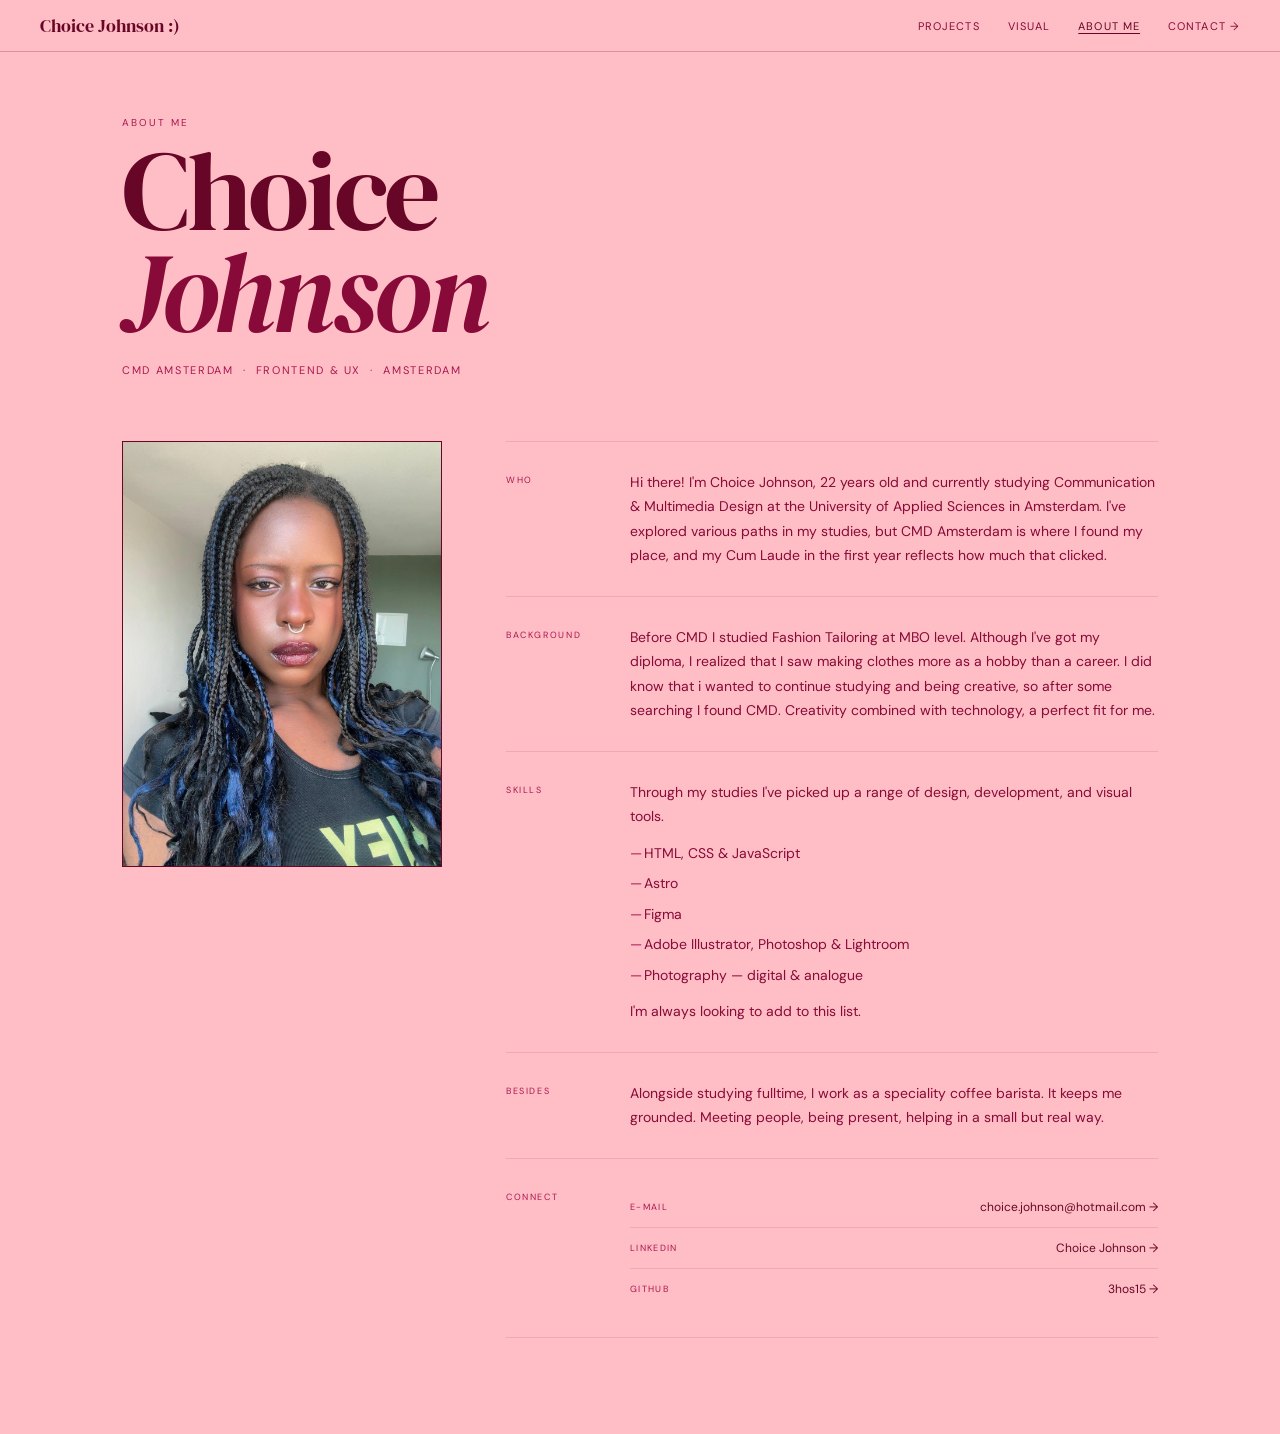
<file: aboutme.html>
<!DOCTYPE html>
<html lang="en">
<head>
  <meta charset="UTF-8">
  <meta name="viewport" content="width=device-width, initial-scale=1.0">
  <title>Choice Johnson — About</title>
  <link rel="preconnect" href="https://fonts.googleapis.com">
  <link rel="preconnect" href="https://fonts.gstatic.com" crossorigin>
  <link href="https://fonts.googleapis.com/css2?family=DM+Serif+Display:ital@0;1&family=DM+Sans:wght@300;400;500&display=swap" rel="stylesheet">
  <link rel="stylesheet" href="styles/about.css">
  <link rel="stylesheet" href="styles/global.css">
  <link rel="icon" type="image/png" href="images/starcj.png">
</head>
<body>
  <input type="checkbox" id="nav-toggle" hidden>

  <nav id="nav">
    <a class="nav-logo" href="index.html">Choice Johnson :)</a>
    <div id="nav-links">
      <a class="nav-link" href="subjects.html">Projects</a>
      <a class="nav-link" href="visual.html">Visual</a>
      <a class="nav-link nav-link--active" href="aboutme.html">About me</a>
      <a class="nav-link" href="contact.html">Contact →</a>
    </div>
    <label for="nav-toggle" id="nav-hamburger" aria-label="Toggle menu"></label>
  </nav>

  <div id="nav-mobile">
    <a class="nav-mobile-link" href="subjects.html">Projects</a>
    <a class="nav-mobile-link" href="visual.html">Visual</a>
    <a class="nav-mobile-link" href="aboutme.html">About me</a>
    <a class="nav-mobile-link" href="contact.html">Contact →</a>
  </div>

  <main id="about">

    <div id="about-intro">
      <div id="about-label">About me</div>
      <h1 id="about-name">Choice<br><em>Johnson</em></h1>
      <p id="about-tag">CMD Amsterdam &nbsp;·&nbsp; Frontend & UX &nbsp;·&nbsp; Amsterdam</p>
    </div>

    <div id="about-grid">

      <div id="about-image-wrap">
        <div id="about-image">
          <img src="images/choicejohnson.jpeg" alt="Photo of Choice Johnson">
        </div>
      </div>

      <div id="about-content">

        <section class="about-block">
          <span class="about-block-label">Who</span>
          <p class="about-block-text">Hi there! I'm Choice Johnson, 22 years old and currently studying Communication & Multimedia Design at the University of Applied Sciences in Amsterdam. I've explored various paths in my studies, but CMD Amsterdam is where I found my place, and my Cum Laude in the first year reflects how much that clicked.</p>
        </section>

        <section class="about-block">
          <span class="about-block-label">Background</span>
          <p class="about-block-text"> Before CMD I studied Fashion Tailoring at MBO level. Although I've got my diploma, I realized that I saw making clothes more as a hobby than a career. I did know that i wanted to continue studying and being creative, so after some searching I found CMD. Creativity combined with technology, a perfect fit for me. </p>

          
        </section>

        <section class="about-block">
          <span class="about-block-label">Skills</span>
          <div class="about-block-skills">
            <p class="about-block-text">Through my studies I've picked up a range of design, development, and visual tools.</p>
            <ul class="about-skills-list">
              <li>HTML, CSS &amp; JavaScript</li>
              <li>Astro</li>
              <li>Figma</li>
              <li>Adobe Illustrator, Photoshop &amp; Lightroom</li>
              <li>Photography — digital &amp; analogue</li>
            </ul>
            <p class="about-block-text">I'm always looking to add to this list.</p>
          </div>
        </section>

        <section class="about-block">
          <span class="about-block-label">Besides</span>
          <p class="about-block-text">Alongside studying fulltime, I work as a speciality coffee barista. It keeps me grounded. Meeting people, being present, helping in a small but real way.</p>
        </section>

        <section class="about-block">
          <span class="about-block-label">Connect</span>
          <div class="about-links">
            <a class="about-link" href="mailto:choice.johnson@hotmail.com">
              <span class="about-link-label">E-mail</span>
              <span class="about-link-value">choice.johnson@hotmail.com →</span>
            </a>
            <a class="about-link" href="https://www.linkedin.com/in/choice-johnson-191104305/" target="_blank" rel="noopener">
              <span class="about-link-label">LinkedIn</span>
              <span class="about-link-value">Choice Johnson →</span>
            </a>
            <a class="about-link" href="https://github.com/3hos15" target="_blank" rel="noopener">
              <span class="about-link-label">GitHub</span>
              <span class="about-link-value">3hos15 →</span>
            </a>
          </div>
        </section>
      </div>
    </div>

  </main>

  <script src="script/palette.js"></script>
</body>
</html>
</file>
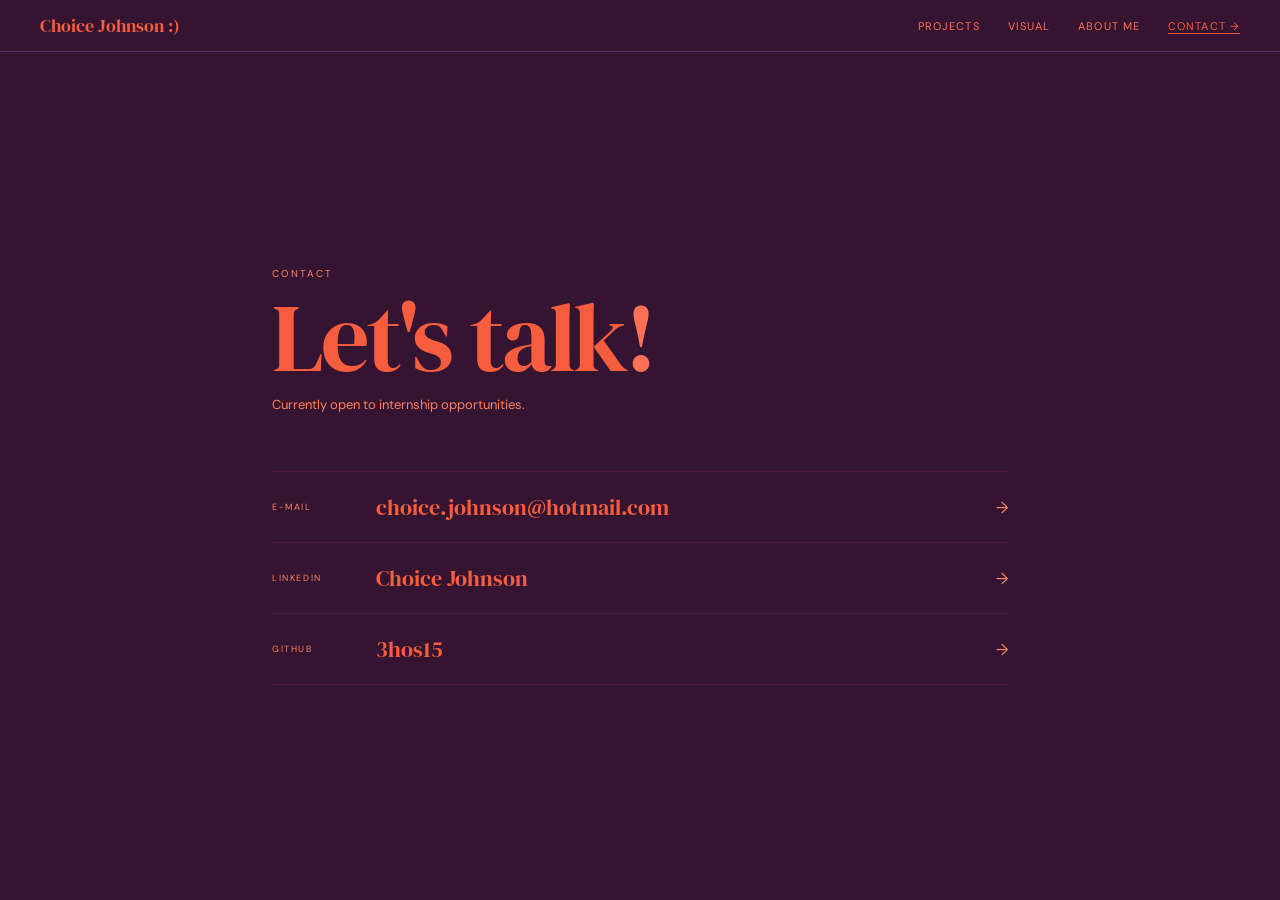
<file: contact.html>
<!DOCTYPE html>
<html lang="en">
<head>
  <meta charset="UTF-8">
  <meta name="viewport" content="width=device-width, initial-scale=1.0">
  <title>Choice Johnson — Contact</title>
  <link rel="preconnect" href="https://fonts.googleapis.com">
  <link rel="preconnect" href="https://fonts.gstatic.com" crossorigin>
  <link href="https://fonts.googleapis.com/css2?family=DM+Serif+Display:ital@0;1&family=DM+Sans:wght@300;400;500&display=swap" rel="stylesheet">
  <link rel="stylesheet" href="styles/contact.css">
  <link rel="stylesheet" href="styles/global.css">
  <link rel="icon" type="image/png" href="images/starcj.png">
</head>
<body>
  <input type="checkbox" id="nav-toggle" hidden>

  <nav id="nav">
    <a class="nav-logo" href="index.html">Choice Johnson :)</a>
    <div id="nav-links">
      <a class="nav-link" href="subjects.html">Projects</a>
      <a class="nav-link" href="visual.html">Visual</a>
      <a class="nav-link" href="aboutme.html">About me</a>
      <a class="nav-link nav-link--active" href="contact.html">Contact →</a>
    </div>
    <label for="nav-toggle" id="nav-hamburger" aria-label="Toggle menu"></label>
  </nav>

  <div id="nav-mobile">
    <a class="nav-mobile-link" href="subjects.html">Projects</a>
    <a class="nav-mobile-link" href="visual.html">Visual</a>
    <a class="nav-mobile-link" href="aboutme.html">About me</a>
    <a class="nav-mobile-link" href="contact.html">Contact →</a>
  </div>

  <main id="contact">

    <div id="contact-intro">
      <p id="contact-label">Contact</p>
      <h1 id="contact-heading">Let's talk<em>!</em></h1>
      <p id="contact-sub">Currently open to internship opportunities.</p>
    </div>

    <div id="contact-links">
      <a class="contact-link" href="mailto:choice.johnson@hotmail.com">
        <span class="contact-link-label">E-mail</span>
        <span class="contact-link-value">choice.johnson@hotmail.com</span>
        <span class="contact-link-arrow">→</span>
      </a>
      <a class="contact-link" href="https://www.linkedin.com/in/choice-johnson-191104305/" target="_blank" rel="noopener">
        <span class="contact-link-label">LinkedIn</span>
        <span class="contact-link-value">Choice Johnson</span>
        <span class="contact-link-arrow">→</span>
      </a>
      <a class="contact-link" href="https://github.com/3hos15" target="_blank" rel="noopener">
        <span class="contact-link-label">GitHub</span>
        <span class="contact-link-value">3hos15</span>
        <span class="contact-link-arrow">→</span>
      </a>
    </div>

  </main>

  <script src="script/palette.js"></script>
</body>
</html>
</file>
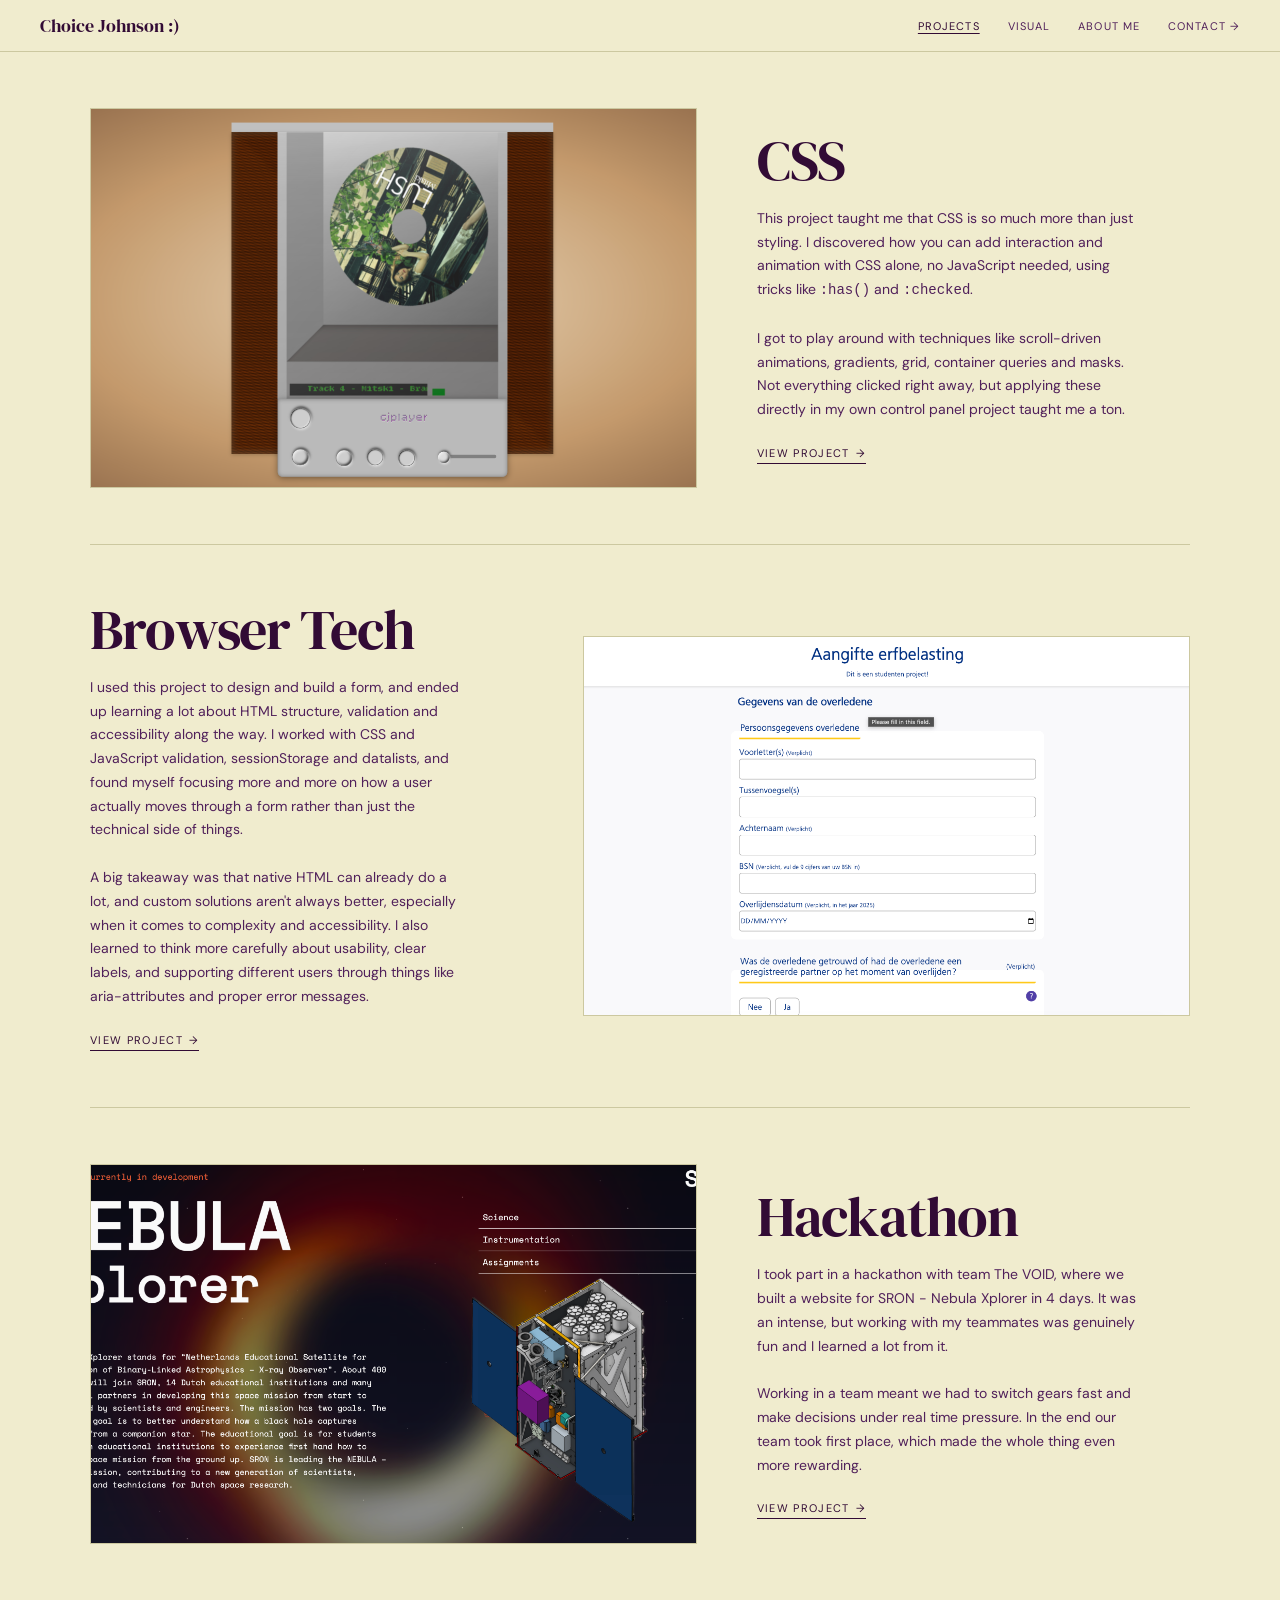
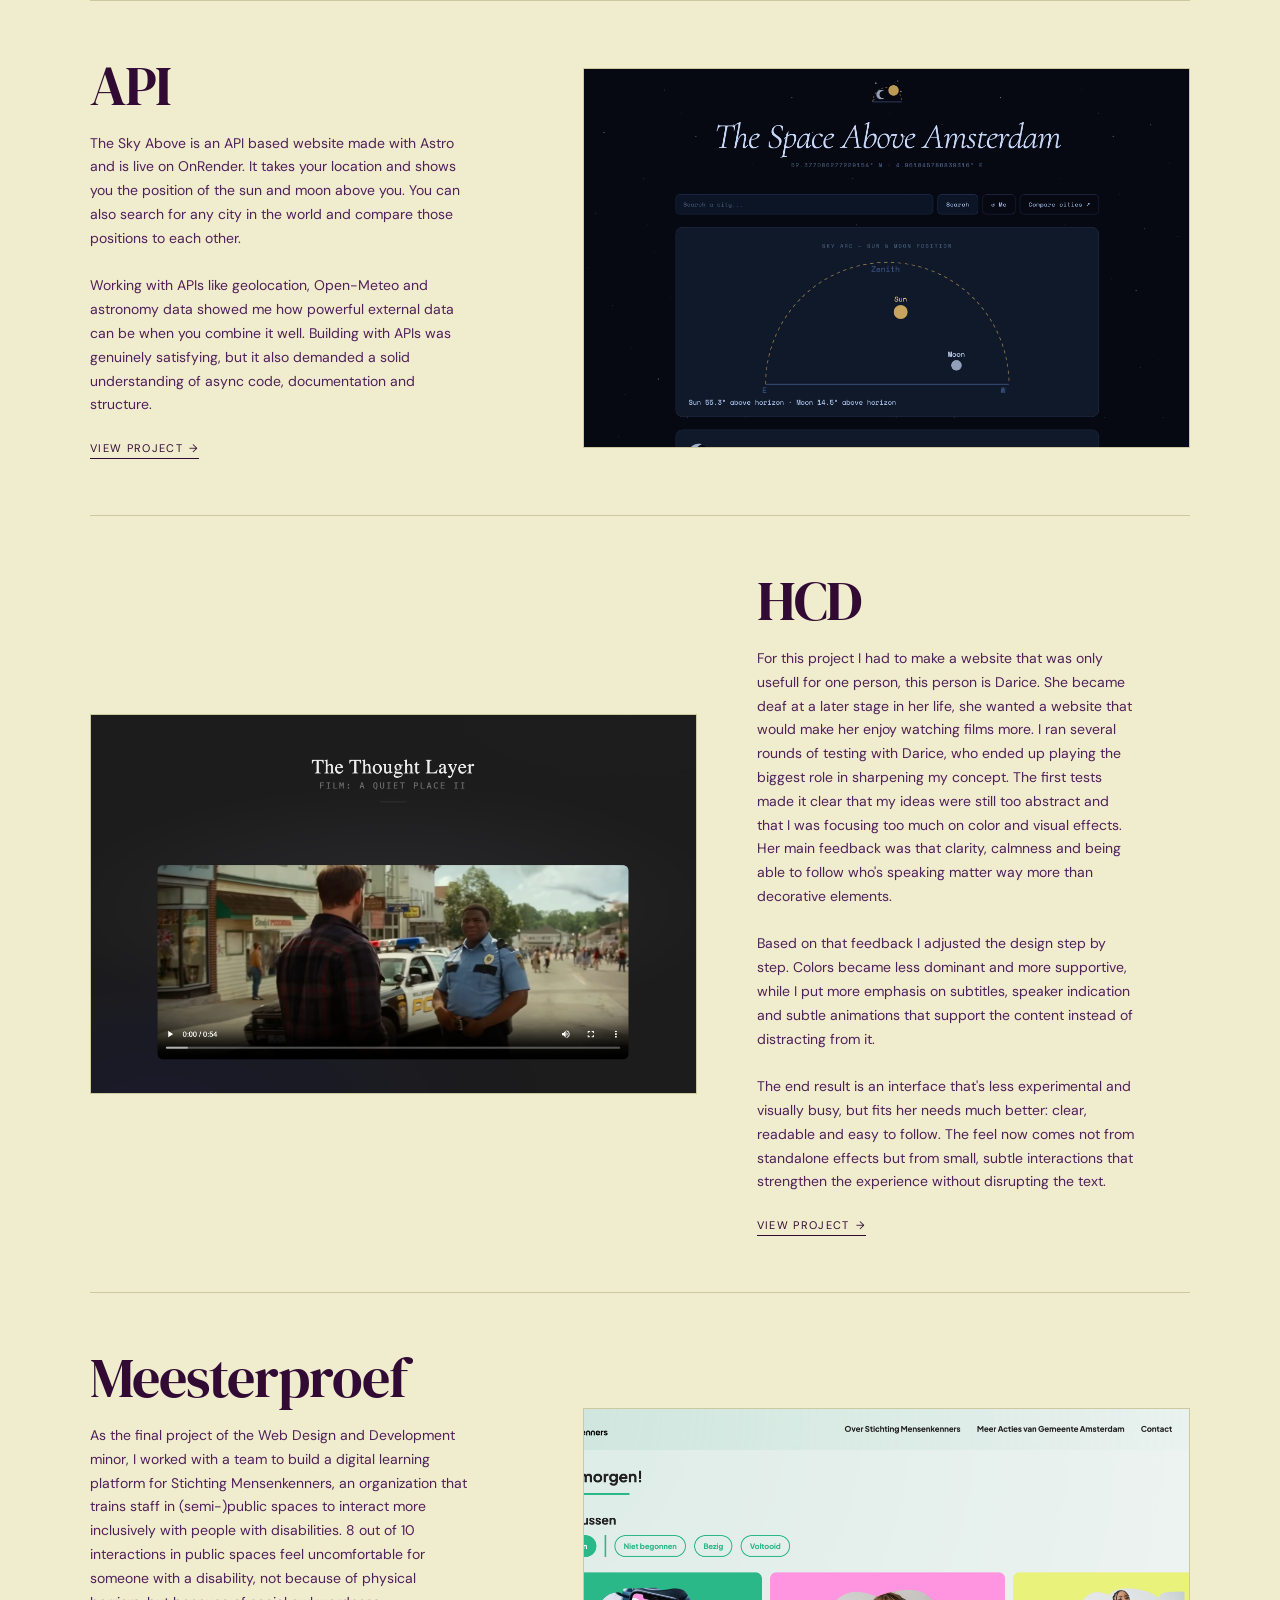
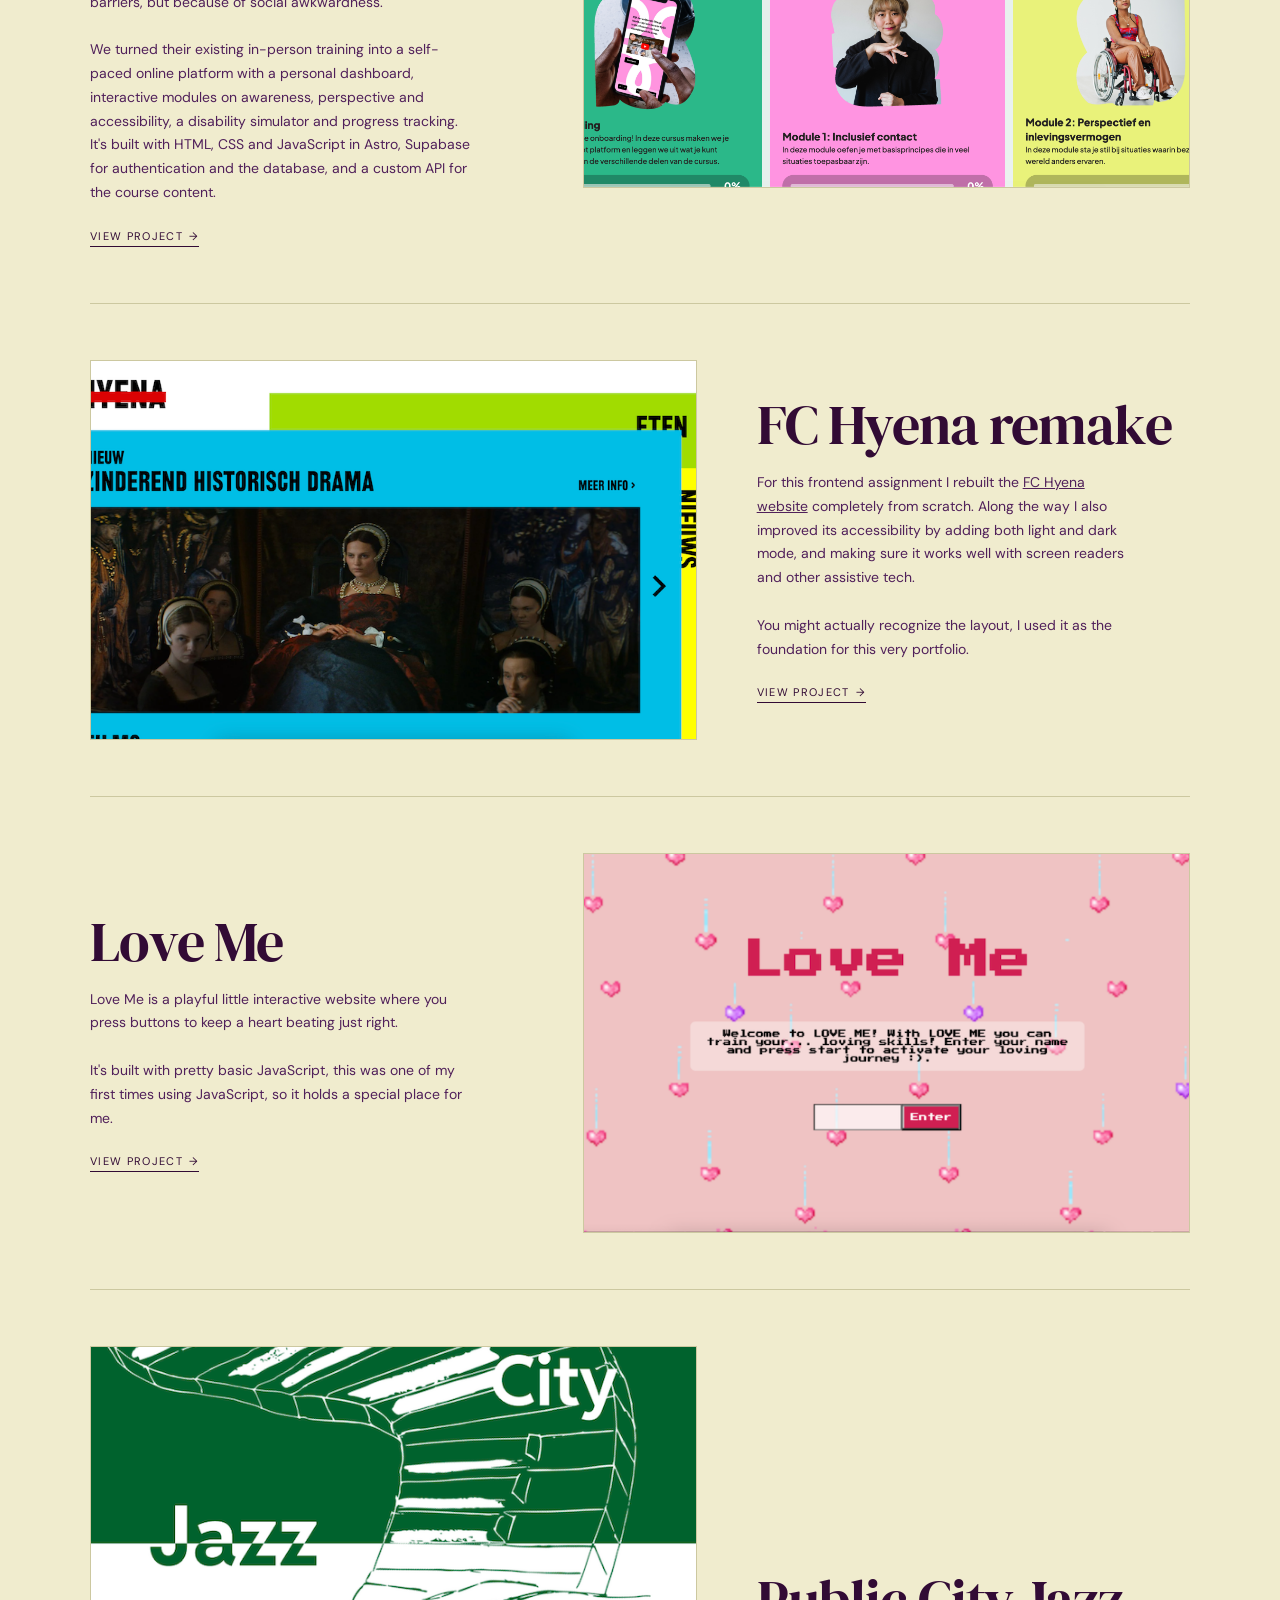
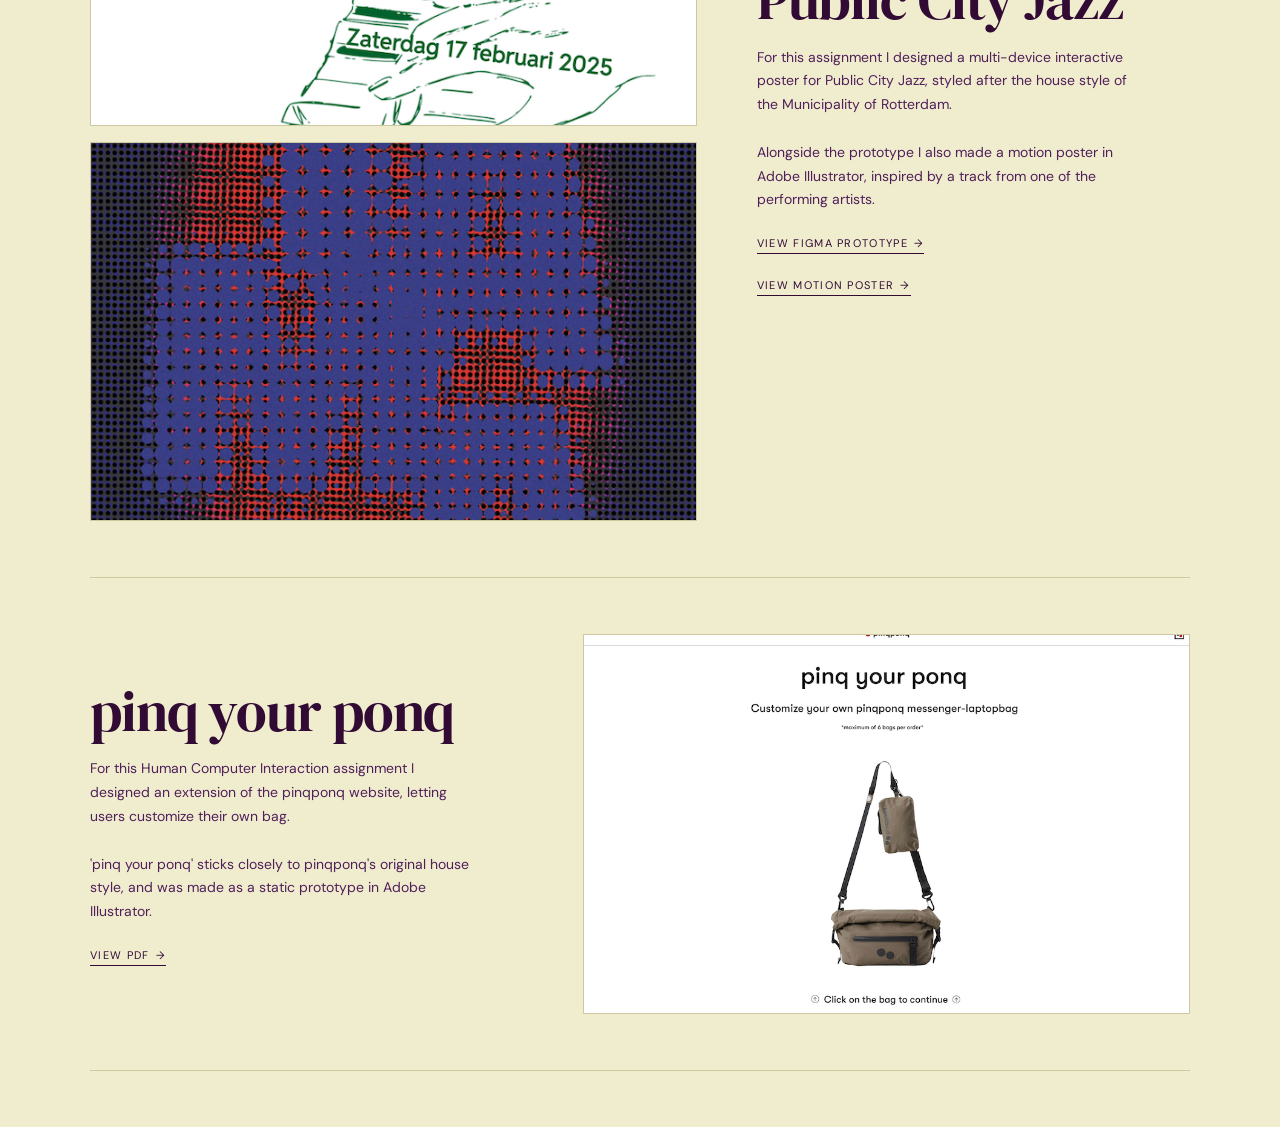
<file: subjects.html>
<!DOCTYPE html>
<html lang="en">
<head>
  <meta charset="UTF-8">
  <meta name="viewport" content="width=device-width, initial-scale=1.0">
  <title>Choice Johnson Projects</title>
  <link rel="preconnect" href="https://fonts.googleapis.com">
  <link rel="preconnect" href="https://fonts.gstatic.com" crossorigin>
  <link href="https://fonts.googleapis.com/css2?family=DM+Serif+Display:ital@0;1&family=DM+Sans:wght@300;400;500&display=swap" rel="stylesheet">
  <link rel="stylesheet" href="styles/subject.css">
  <link rel="stylesheet" href="styles/global.css">
  <link rel="icon" type="image/png" href="images/starcj.png">

</head>
<body>

  <input type="checkbox" id="nav-toggle" hidden>

  <nav id="nav">
    <a class="nav-logo" href="index.html">Choice Johnson :)</a>
    <div id="nav-links">
      <a class="nav-link" href="subjects.html">Projects</a>
      <a class="nav-link" href="visual.html">Visual</a>
      <a class="nav-link" href="aboutme.html">About me</a>
      <a class="nav-link" href="contact.html">Contact →</a>
    </div>
    <label for="nav-toggle" id="nav-hamburger" aria-label="Toggle menu"></label>
  </nav>

  <div id="nav-mobile">
    <a class="nav-mobile-link" href="subjects.html">Projects</a>
    <a class="nav-mobile-link" href="visual.html">Visual</a>
    <a class="nav-mobile-link" href="aboutme.html">About me</a>
    <a class="nav-mobile-link" href="contact.html">Contact →</a>
  </div>


  <main id="subjects">

    <section class="subject subject--flip" id="css">
      <div class="subject-inner">
        <div class="subject-text reveal">
          <h2 class="subject-title">CSS</h2>
          <p class="subject-desc">
            This project taught me that CSS is so much more than just styling. I discovered how you can add interaction and animation with CSS alone, no JavaScript needed, using tricks like <code>:has()</code> and <code>:checked</code>. <br> <br>

            I got to play around with techniques like scroll-driven animations, gradients, grid, container queries and masks. Not everything clicked right away, but applying these directly in my own control panel project taught me a ton.
          </p>
          <a class="subject-link" href="https://3hos15.github.io/css-wdd/" target="_blank" rel="noopener">
            View project <span class="link-arrow">→</span>
          </a>
        </div>
        <div class="subject-image reveal">
          <a href="https://3hos15.github.io/css-wdd/" target="_blank" rel="noopener">
            <img src="images/css.png" alt="Screenshot of CSS project">
          </a>
        </div>
      </div>
    </section>

    <section class="subject" id="bt">
      <div class="subject-inner">
        <div class="subject-text reveal">
          <h2 class="subject-title">Browser Tech</h2>
          <p class="subject-desc">
            I used this project to design and build a form, and ended up learning a lot about HTML structure, validation and accessibility along the way. I worked with CSS and JavaScript validation, sessionStorage and datalists, and found myself focusing more and more on how a user actually moves through a form rather than just the technical side of things. <br><br>

            A big takeaway was that native HTML can already do a lot, and custom solutions aren't always better, especially when it comes to complexity and accessibility. I also learned to think more carefully about usability, clear labels, and supporting different users through things like aria-attributes and proper error messages.
          </p>
          <a class="subject-link" href="https://3hos15.github.io/browsertech/" target="_blank" rel="noopener">
            View project <span class="link-arrow">→</span>
          </a>
        </div>
        <div class="subject-image reveal">
          <a href="https://3hos15.github.io/browsertech/" target="_blank" rel="noopener">
            <img src="images/bt.png" alt="Screenshot of BT project">
          </a>
        </div>
      </div>
    </section>

    <section class="subject subject--flip" id="hackathon">
      <div class="subject-inner">
        <div class="subject-text reveal">
          <h2 class="subject-title">Hackathon</h2>
          <p class="subject-desc">
            I took part in a hackathon with team The VOID, where we built a website for SRON - Nebula Xplorer in 4 days. It was an intense, but working with my teammates was genuinely fun and I learned a lot from it. <br><br>

            Working in a team meant we had to switch gears fast and make decisions under real time pressure. In the end our team took first place, which made the whole thing even more rewarding.
          </p>
          <a class="subject-link" href="https://alishasoedamah.github.io/hackaton/" target="_blank" rel="noopener">
            View project <span class="link-arrow">→</span>
          </a>
        </div>
        <div class="subject-image reveal">
          <a href="https://alishasoedamah.github.io/hackaton/" target="_blank" rel="noopener">
            <img src="images/hackathon.png" alt="Screenshot of Hackathon project">
          </a>
        </div>
      </div>
    </section>

    <section class="subject" id="api">
      <div class="subject-inner">
        <div class="subject-text reveal">
          <h2 class="subject-title">API</h2>
          <p class="subject-desc">
            The Sky Above is an API based website made with Astro and is live on OnRender. It takes your location and shows you the position of the sun and moon above you. You can also search for any city in the world and compare those positions to each other. <br><br>
           Working with APIs like geolocation, Open-Meteo and astronomy data showed me how powerful external data can be when you combine it well. Building with APIs was genuinely satisfying, but it also demanded a solid understanding of async code, documentation and structure. 
          </p>
          <a class="subject-link" href="https://space-above.onrender.com" target="_blank" rel="noopener">
            View project <span class="link-arrow">→</span>
          </a>
        </div>
        <div class="subject-image reveal">
          <a href="https://space-above.onrender.com" target="_blank" rel="noopener">
            <img src="images/api.png" alt="Screenshot of API project">
          </a>
        </div>
      </div>
    </section>

    <section class="subject subject--flip" id="hcd">
      <div class="subject-inner">
        <div class="subject-text reveal">
          <h2 class="subject-title">HCD</h2>
          <p class="subject-desc">
            For this project I had to make a website that was only usefull for one person, this person is Darice. She became deaf at a later stage in her life, she wanted a website that would make her enjoy watching films more. I ran several rounds of testing with Darice, who ended up playing the biggest role in sharpening my concept. The first tests made it clear that my ideas were still too abstract and that I was focusing too much on color and visual effects. Her main feedback was that clarity, calmness and being able to follow who's speaking matter way more than decorative elements. <br><br>

            Based on that feedback I adjusted the design step by step. Colors became less dominant and more supportive, while I put more emphasis on subtitles, speaker indication and subtle animations that support the content instead of distracting from it. <br><br>

            The end result is an interface that's less experimental and visually busy, but fits her needs much better: clear, readable and easy to follow. The feel now comes not from standalone effects but from small, subtle interactions that strengthen the experience without disrupting the text.
          </p>
          <a class="subject-link" href="https://3hos15.github.io/wdd-hcd/" target="_blank" rel="noopener">
            View project <span class="link-arrow">→</span>
          </a>
        </div>
        <div class="subject-image reveal">
          <a href="https://3hos15.github.io/wdd-hcd/" target="_blank" rel="noopener">
            <img src="images/hcd.png" alt="Screenshot of HCD project">
          </a>
        </div>
      </div>
    </section>

        <section class="subject" id="meesterproef">
      <div class="subject-inner">
        <div class="subject-text reveal">
          <h2 class="subject-title">Meesterproef</h2>
          <p class="subject-desc">
            As the final project of the Web Design and Development minor, I worked with a team to build a digital learning platform for Stichting Mensenkenners, an organization that trains staff in (semi-)public spaces to interact more inclusively with people with disabilities. 8 out of 10 interactions in public spaces feel uncomfortable for someone with a disability, not because of physical barriers, but because of social awkwardness. <br><br>

            We turned their existing in-person training into a self-paced online platform with a personal dashboard, interactive modules on awareness, perspective and accessibility, a disability simulator and progress tracking. It's built with HTML, CSS and JavaScript in Astro, Supabase for authentication and the database, and a custom API for the course content.
          </p>
          <a class="subject-link" href="https://github.com/Haddoun1/vlekkeloos-meesterproef" target="_blank" rel="noopener">
            View project <span class="link-arrow">→</span>
          </a>
        </div>
        <div class="subject-image reveal">
          <a href="https://vlekkeloos-meesterproef.onrender.com/" target="_blank" rel="noopener">
            <img src="images/meesterproef.png" alt="Screenshot of Meesterproef project">
          </a>
        </div>
      </div>
    </section>

    <section class="subject subject--flip" id="fchyena">
      <div class="subject-inner">
        <div class="subject-text reveal">
          <h2 class="subject-title">FC Hyena remake</h2>
          <p class="subject-desc">
            For this frontend assignment I rebuilt the <a class="fchyena-link" href="https://fchyena.nl/" target="_blank" rel="noopener">FC Hyena website</a> completely from scratch. Along the way I also improved its accessibility by adding both light and dark mode, and making sure it works well with screen readers and other assistive tech. <br><br>

            You might actually recognize the layout, I used it as the foundation for this very portfolio.
          </p>
          <a class="subject-link" href="https://3hos15.github.io/fchyena/" target="_blank" rel="noopener">
            View project <span class="link-arrow">→</span>
          </a>
        </div>
        <div class="subject-image reveal">
          <a href="https://3hos15.github.io/fchyena/" target="_blank" rel="noopener">
            <img src="images/fchyena.png" alt="Screenshot of FC Hyena remake website">
          </a>
        </div>
      </div>
    </section>

    <section class="subject" id="loveme">
      <div class="subject-inner">
        <div class="subject-text reveal">
          <h2 class="subject-title">Love Me</h2>
          <p class="subject-desc">
            Love Me is a playful little interactive website where you press buttons to keep a heart beating just right. <br><br>

            It's built with pretty basic JavaScript, this was one of my first times using JavaScript, so it holds a special place for me.
          </p>
          <a class="subject-link" href="https://3hos15.github.io/loveme/" target="_blank" rel="noopener">
            View project <span class="link-arrow">→</span>
          </a>
        </div>
        <div class="subject-image reveal">
          <a href="https://3hos15.github.io/loveme/" target="_blank" rel="noopener">
            <img src="images/loveme.png" alt="Love Me website screenshot">
          </a>
        </div>
      </div>
    </section>

    <section class="subject subject--flip" id="pcj">
      <div class="subject-inner">
        <div class="subject-text reveal">
          <h2 class="subject-title">Public City Jazz</h2>
          <p class="subject-desc">
            For this assignment I designed a multi-device interactive poster for Public City Jazz, styled after the house style of the Municipality of Rotterdam. <br><br>

            Alongside the prototype I also made a motion poster in Adobe Illustrator, inspired by a track from one of the performing artists.
          </p>
          <a class="subject-link" href="https://www.figma.com/design/15cP1gailok98Ez4AQsPTw/Public-City-Jazz?node-id=0-1&t=fm1t9fZKSFxLtEQC-1" target="_blank" rel="noopener">
            View Figma prototype <span class="link-arrow">→</span>
          </a>
          <a class="subject-link" href="https://youtube.com/shorts/_RTE9Ctt_pE?feature=share" target="_blank" rel="noopener">
            View motion poster <span class="link-arrow">→</span>
          </a>
        </div>
        <div class="subject-image reveal">
          <a href="https://www.figma.com/design/15cP1gailok98Ez4AQsPTw/Public-City-Jazz?node-id=0-1&t=8rlyrX6Bg1FUesWt-1" target="_blank" rel="noopener">
            <img src="images/pcjfigma.png" alt="Public City Jazz Figma prototype">
          </a>
          <a href="https://youtube.com/shorts/_RTE9Ctt_pE?feature=share" target="_blank" rel="noopener">
            <img src="images/pcjposter.png" alt="Public City Jazz motion poster">
          </a>
        </div>
      </div>
    </section>

    <section class="subject" id="pinqponq">
      <div class="subject-inner">
        <div class="subject-text reveal">
          <h2 class="subject-title">pinq your ponq</h2>
          <p class="subject-desc">
            For this Human Computer Interaction assignment I designed an extension of the pinqponq website, letting users customize their own bag. <br><br>

            'pinq your ponq' sticks closely to pinqponq's original house style, and was made as a static prototype in Adobe Illustrator.
          </p>
          <a class="subject-link" href="pdfs/pinqypurponq.pdf" target="_blank" rel="noopener">
            View PDF <span class="link-arrow">→</span>
          </a>
        </div>
        <div class="subject-image reveal">
          <a href="pdfs/pinqypurponq.pdf" target="_blank" rel="noopener">
            <img src="images/pinqyourponqhci.png" alt="Pinq your Ponq prototype screenshot">
          </a>
        </div>
      </div>
    </section>

  </main>
  <script src="script/palette.js"></script>

</body>
</html>
</file>
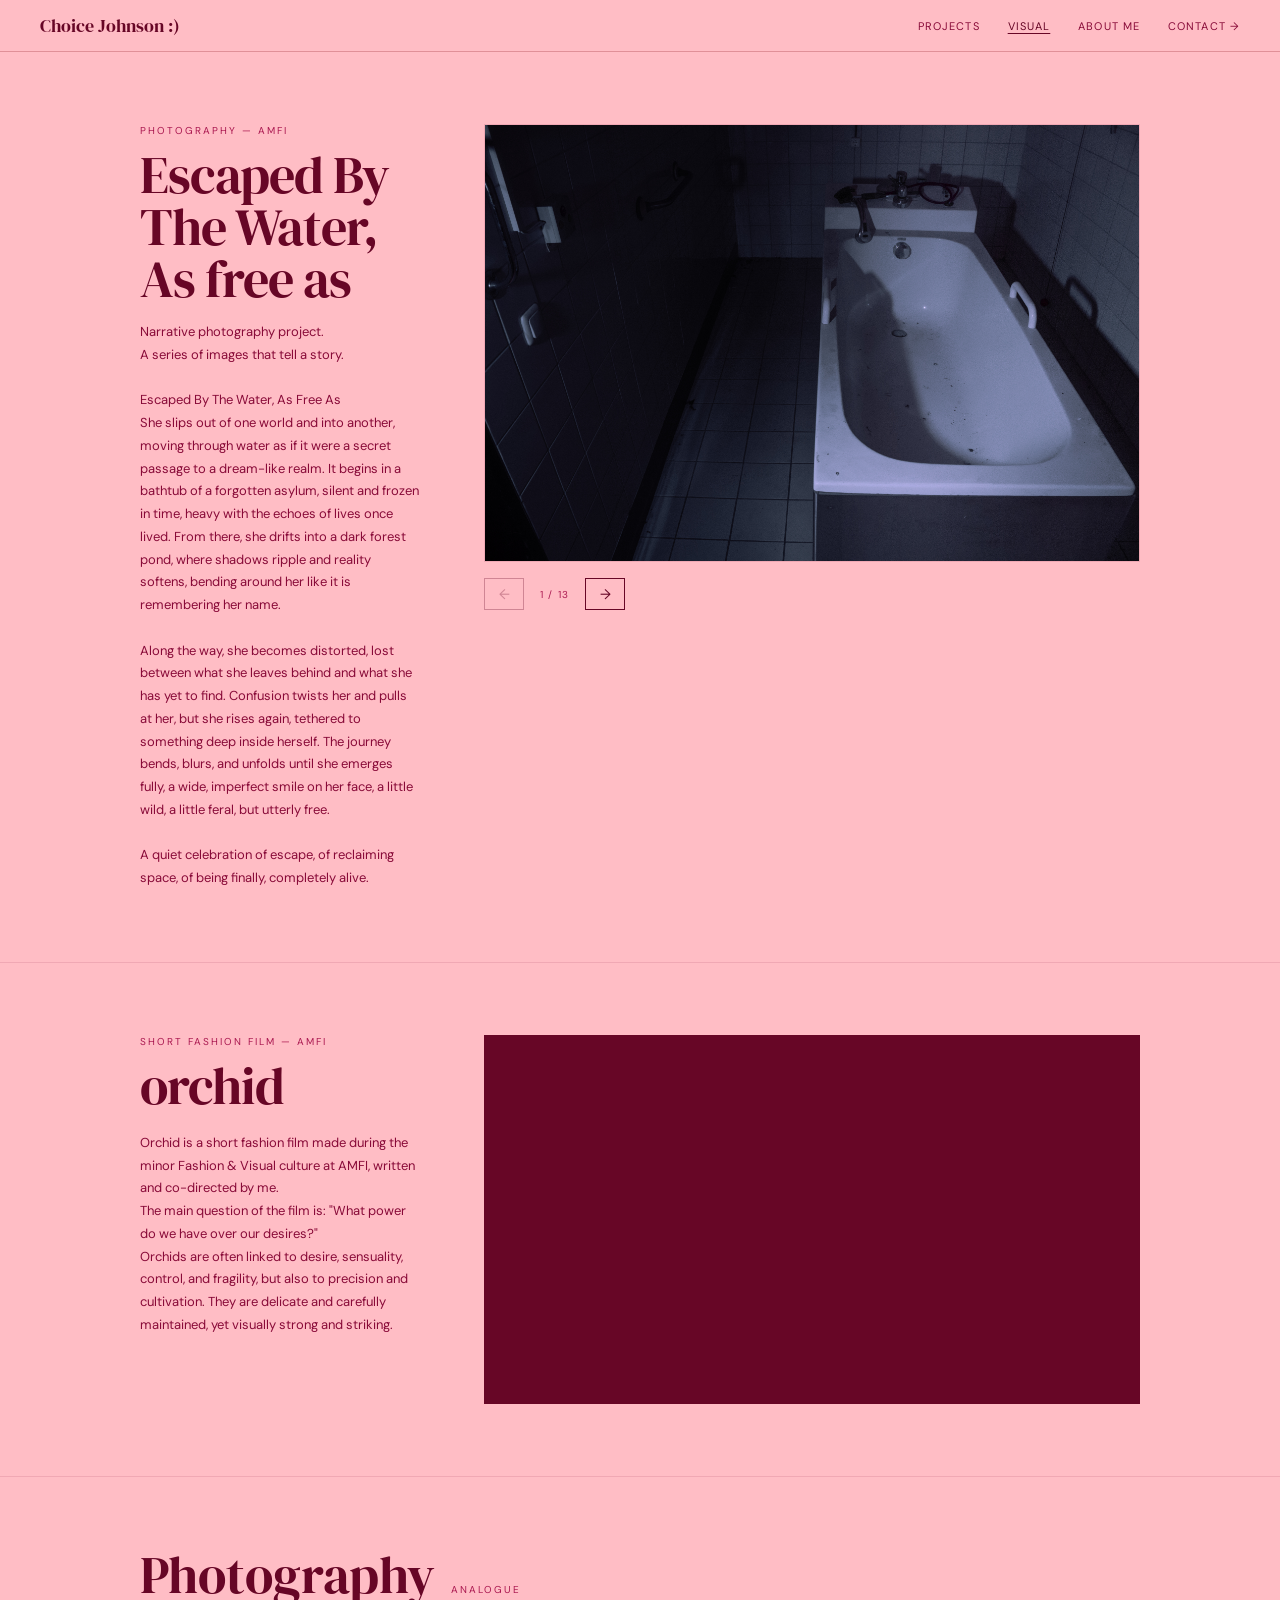
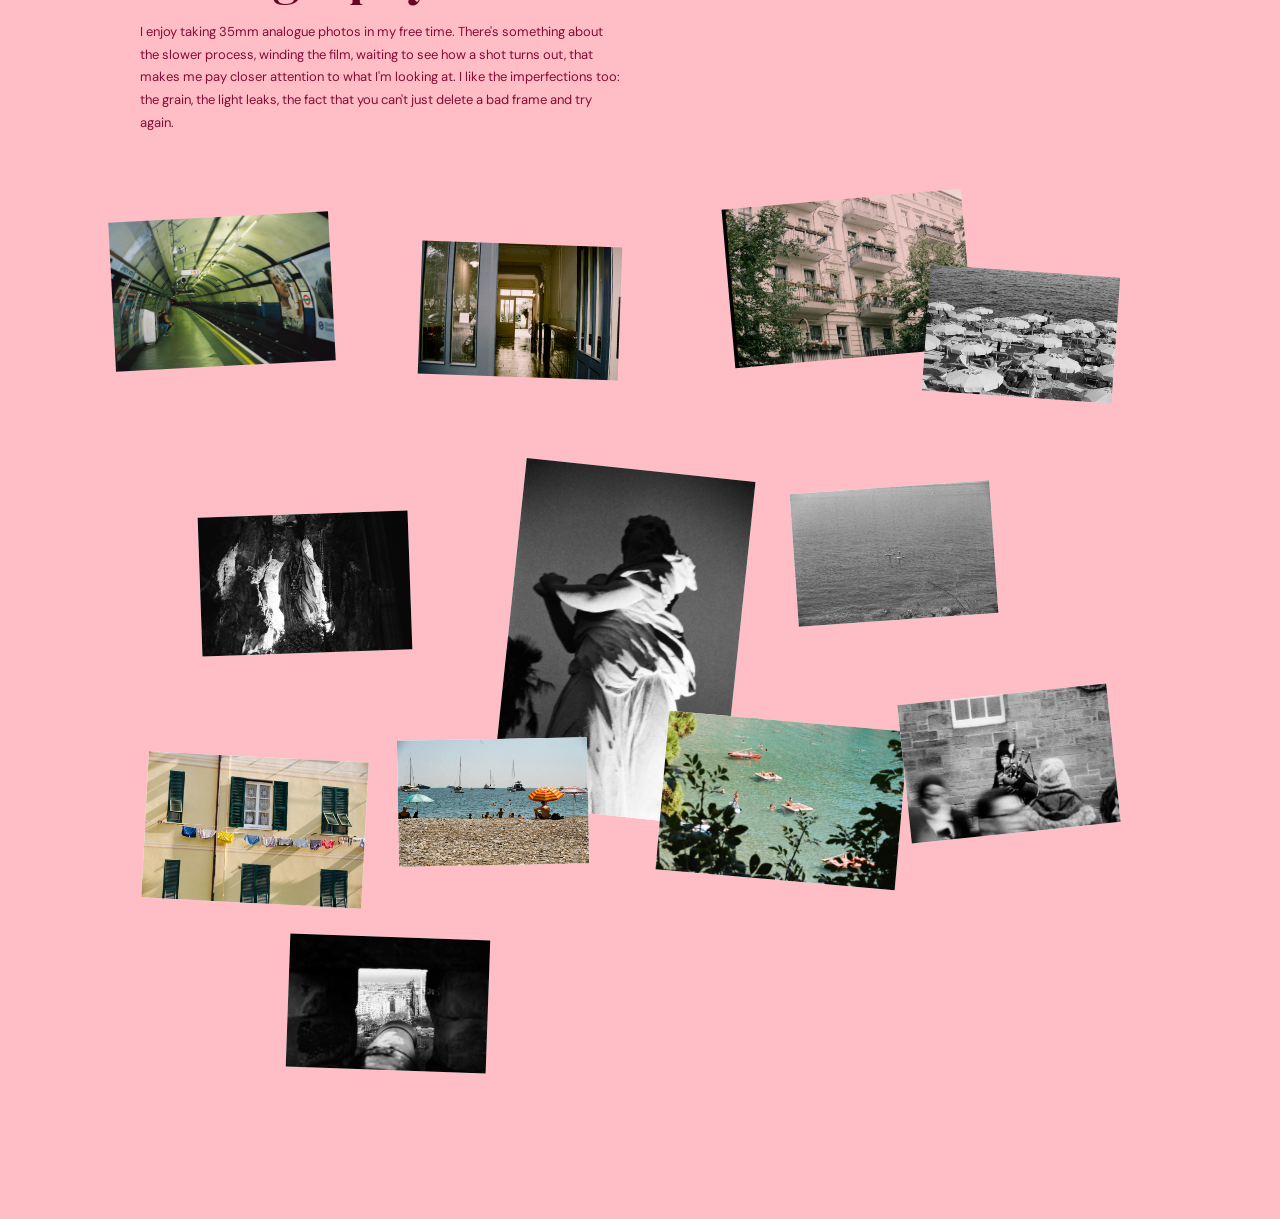
<file: visual.html>
<!DOCTYPE html>
<html lang="en">
<head>
  <meta charset="UTF-8">
  <meta name="viewport" content="width=device-width, initial-scale=1.0">
  <title>Choice Johnson — Visual</title>
  <link rel="preconnect" href="https://fonts.googleapis.com">
  <link rel="preconnect" href="https://fonts.gstatic.com" crossorigin>
  <link href="https://fonts.googleapis.com/css2?family=DM+Serif+Display:ital@0;1&family=DM+Sans:wght@300;400;500&display=swap" rel="stylesheet">
  <link rel="stylesheet" href="styles/visual.css">
  <link rel="stylesheet" href="styles/global.css">
  <link rel="icon" type="image/png" href="images/starcj.png">
</head>
<body>
  <input type="checkbox" id="nav-toggle" hidden>

  <nav id="nav">
    <a class="nav-logo" href="index.html">Choice Johnson :)</a>
    <div id="nav-links">
      <a class="nav-link" href="subjects.html">Projects</a>
      <a class="nav-link nav-link--active" href="visual.html">Visual</a>
      <a class="nav-link" href="aboutme.html">About me</a>
      <a class="nav-link" href="contact.html">Contact →</a>
    </div>
    <label for="nav-toggle" id="nav-hamburger" aria-label="Toggle menu"></label>
  </nav>

  <div id="nav-mobile">
    <a class="nav-mobile-link" href="subjects.html">Projects</a>
    <a class="nav-mobile-link" href="visual.html">Visual</a>
    <a class="nav-mobile-link" href="aboutme.html">About me</a>
    <a class="nav-mobile-link" href="contact.html">Contact →</a>
  </div>

  <main id="visual">

    <section id="amfi">
      <div id="amfi-inner">

        <div id="amfi-header">
          <p id="amfi-label">Photography — AMFI</p>
          <h2 id="amfi-title">Escaped By The Water, As free as</h2>
          <p id="amfi-intro">Narrative photography project. <br>
            A series of images that tell a story. <br><br>
            Escaped By The Water, As Free As <br>
            She slips out of one world and into another, moving through water as if it were a secret passage to a dream-like realm. It begins in a bathtub of a forgotten asylum, silent and frozen in time, heavy with the echoes of lives once lived. From there, she drifts into a dark forest pond, where shadows ripple and reality softens, bending around her like it is remembering her name. <br><br>
            Along the way, she becomes distorted, lost between what she leaves behind and what she has yet to find. Confusion twists her and pulls at her, but she rises again, tethered to something deep inside herself. The journey bends, blurs, and unfolds until she emerges fully, a wide, imperfect smile on her face, a little wild, a little feral, but utterly free. <br><br>
            A quiet celebration of escape, of reclaiming space, of being finally, completely alive.



          </p>
        </div>

        <div id="amfi-carousel-wrap">
          <div id="amfi-carousel">
            <div class="amfi-slide"><img src="images/freeone.jpg" alt="AMFI photo 1"></div>
            <div class="amfi-slide"><img src="images/freetwo.JPG" alt="AMFI photo 2"></div>
            <div class="amfi-slide"><img src="images/freethree.JPG" alt="AMFI photo 3"></div>
            <div class="amfi-slide"><img src="images/freefour.JPG" alt="AMFI photo 4"></div>
            <div class="amfi-slide"><img src="images/freefive.jpg" alt="AMFI photo 5"></div>
            <div class="amfi-slide"><img src="images/freesix.jpeg" alt="AMFI photo 6"></div>
            <div class="amfi-slide"><img src="images/freeseven.JPG" alt="AMFI photo 7"></div>
            <div class="amfi-slide"><img src="images/freeeight.JPG" alt="AMFI photo 8"></div>
            <div class="amfi-slide"><img src="images/freenine.JPG" alt="AMFI photo 9"></div>
            <div class="amfi-slide"><img src="images/freeten.JPG" alt="AMFI photo 10"></div>
            <div class="amfi-slide"><img src="images/freeeleven.JPG" alt="AMFI photo 11"></div>
            <div class="amfi-slide"><img src="images/freetwelve.JPG" alt="AMFI photo 12"></div>

            <div class="amfi-slide amfi-slide--poster">
              <img src="images/narrative.png" alt="Project poster">
              <span class="amfi-slide-caption">Poster — A3</span>
            </div>

          </div>

          <div id="amfi-controls">
            <button class="amfi-btn" id="amfi-prev" aria-label="Previous">←</button>
            <span id="amfi-counter">
              <span id="amfi-current">1</span> / <span id="amfi-total">13</span>
            </span>
            <button class="amfi-btn" id="amfi-next" aria-label="Next">→</button>
          </div>
        </div>

      </div>
    </section>

    <!-- short film -->
    <section id="film">
      <div id="film-inner">
        <div id="film-text">
          <p id="film-label">Short Fashion Film — AMFI</p>
          <h2 id="film-title">orchid</h2>
          <p id="film-desc">Orchid is a short fashion film made during the minor Fashion & Visual culture at AMFI, written and co-directed by me. <br> The main question of the film is: "What power do we have over our desires?"

    <br>
            Orchids are often linked to desire, sensuality, control, and fragility, but also to precision and cultivation. They are delicate and carefully maintained, yet visually strong and striking.
          </p>
        </div>
        <div id="film-embed">
          <iframe
            src="https://www.youtube.com/embed/ZHl7tUSImuE?si=Pw1_M8GkPiA2RFc3"
            title="Short film by Choice Johnson"
            frameborder="0"
            allow="accelerometer; autoplay; clipboard-write; encrypted-media; gyroscope; picture-in-picture"
            allowfullscreen>
          </iframe>
        </div>
      </div>
    </section>

    <!-- analogue photography -->
    <section id="photos">
      <div id="photos-header">
        <div id="photos-header-top">
          <p id="photos-label">Photography</p>
          <p id="photos-sub">Analogue</p>
        </div>
        <p class="photos-intro">I enjoy taking 35mm analogue photos in my free time. There's something about the slower process, winding the film, waiting to see how a shot turns out, that makes me pay closer attention to what I'm looking at. I like the imperfections too: the grain, the light leaks, the fact that you can't just delete a bad frame and try again.</p>
      </div>

      <div id="photo-table">
        <div class="photo" data-rot="-3"><img src="images/analogone.jpg" alt="Analogue photo"></div>
        <div class="photo" data-rot="2"><img src="images/analogtwo.jpg" alt="Analogue photo"></div>
        <div class="photo" data-rot="-5"><img src="images/analogthree.jpg" alt="Analogue photo"></div>
        <div class="photo" data-rot="4"><img src="images/analogfour.jpg" alt="Analogue photo"></div>
        <div class="photo" data-rot="-2"><img src="images/analogfive.jpg" alt="Analogue photo"></div>
        <div class="photo" data-rot="6"><img src="images/analogsix.jpg" alt="Analogue photo"></div>
        <div class="photo" data-rot="-4"><img src="images/analogseven.jpg" alt="Analogue photo"></div>
        <div class="photo" data-rot="3"><img src="images/analogeight.jpg" alt="Analogue photo"></div>
        <div class="photo" data-rot="-1"><img src="images/analognine.jpg" alt="Analogue photo"></div>
        <div class="photo" data-rot="5"><img src="images/analogten.jpg" alt="Analogue photo"></div>
        <div class="photo" data-rot="-6"><img src="images/analogeleven.jpg" alt="Analogue photo"></div>
        <div class="photo" data-rot="2"><img src="images/analogtwelve.jpg" alt="Analogue photo"></div>
      </div>
    </section>

  </main>

  <script src="script/visual.js"></script>
  <script src="script/palette.js"></script>
</body>
</html>
</file>
<file: styles/about.css>
@media (min-width: 1100px) {
  :root { --section-gap: 56px; }
}

#about {
  max-width: 1100px;
  margin: 0 auto;
  padding: 64px 32px 96px;
}

#about-intro {
  margin-bottom: 64px;
}

#about-label {
  font-size: 10px;
  letter-spacing: 0.2em;
  text-transform: uppercase;
  color: var(--color-text-dim);
  margin-bottom: 12px;
}

#about-name {
  font-family: var(--font-serif);
  font-size: clamp(56px, 10vw, 112px);
  font-weight: 400;
  line-height: 0.9;
  letter-spacing: -0.03em;
  color: var(--color-text);
  margin-bottom: 20px;
}

#about-name em {
  font-style: italic;
  color: var(--color-text-muted);
}

#about-tag {
  font-size: 11px;
  letter-spacing: 0.15em;
  text-transform: uppercase;
  color: var(--color-text-dim);
}

#about-grid {
  display: grid;
  grid-template-columns: 320px 1fr;
  gap: 64px;
  align-items: start;
}

#about-image-wrap {
  position: sticky;
  top: calc(var(--nav-height) + 24px);
}

#about-image {
  width: 100%;
  aspect-ratio: 3/4;
  border: 1px solid var(--color-border);
  overflow: hidden;
  background: var(--color-bg-hover);
}

#about-image img {
  width: 100%;
  height: 100%;
  object-fit: cover;
  display: block;
}

#about-content {
  display: flex;
  flex-direction: column;
}

.about-block {
  padding: 28px 0;
  border-bottom: 1px solid var(--color-border-ui);
  display: grid;
  grid-template-columns: 100px 1fr;
  gap: 24px;
  align-items: start;
}

.about-block:first-child {
  border-top: 1px solid var(--color-border-ui);
}

.about-block-label {
  font-size: 9px;
  letter-spacing: 0.18em;
  text-transform: uppercase;
  color: var(--color-text-dim);
  padding-top: 4px;
}

.about-block-text {
  font-size: 14px;
  line-height: 1.75;
  color: var(--color-text-muted);
}

.about-block-skills {
  display: flex;
  flex-direction: column;
  gap: 12px;
}

.about-skills-list {
  list-style: none;
  padding: 0;
  margin: 0;
  display: flex;
  flex-direction: column;
  gap: 6px;
}

.about-skills-list li {
  font-size: 14px;
  line-height: 1.75;
  color: var(--color-text-muted);
  padding-left: 14px;
  position: relative;
}

.about-skills-list li::before {
  content: '—';
  position: absolute;
  left: 0;
  color: var(--color-text-dim);
}

.about-links {
  display: flex;
  flex-direction: column;
}

.about-link {
  display: flex;
  justify-content: space-between;
  align-items: center;
  padding: 12px 0;
  border-bottom: 1px solid var(--color-border-ui);
  color: var(--color-text);
}

.about-link:last-child {
  border-bottom: none;
}

.about-link:hover .about-link-value {
  text-decoration: underline;
  text-underline-offset: 3px;
}

.about-link-label {
  font-size: 9px;
  letter-spacing: 0.15em;
  text-transform: uppercase;
  color: var(--color-text-dim);
}

.about-link-value {
  font-size: 12px;
  color: var(--color-text);
}

@media (max-width: 767px) {
  #about {
    padding: 40px 16px 64px;
  }

  #about-intro {
    margin-bottom: 40px;
  }

  #about-grid {
    grid-template-columns: 1fr;
    gap: 40px;
  }

  #about-image-wrap {
    position: static;
    max-width: 240px;
  }

  .about-block {
    grid-template-columns: 72px 1fr;
    gap: 12px;
  }
}

@media (min-width: 768px) and (max-width: 1023px) {
  #about-grid {
    grid-template-columns: 240px 1fr;
    gap: 40px;
  }
}
</file>
<file: styles/global.css>
@import url('https://fonts.googleapis.com/css2?family=DM+Serif+Display:ital@0;1&family=DM+Sans:wght@300;400;500&display=swap');

:root {
  --color-bg:         #f5f4f0;
  --color-bg-hover:   #ece9e3;
  --color-bg-grid:    #ddd;
  --color-text:       #111;
  --color-text-muted: #444;
  --color-text-dim:   #666;
  --color-text-faint: #999;
  --color-border:     #111;
  --color-border-ui:  #e0e0dc;
  --color-border-nav: #ddd;
  --color-bar-bg:     #111;
  --color-bar-text:   #f5f4f0;
  --font-serif: 'DM Serif Display', serif;
  --font-sans:  'DM Sans', sans-serif;
  --nav-height: 52px;
  --section-gap: 56px;
}

*, *::before, *::after {
  margin: 0;
  padding: 0;
  box-sizing: border-box;
}

html { scroll-behavior: smooth; }

body {
  background: var(--color-bg);
  font-family: var(--font-sans);
  color: var(--color-text);
  min-height: 100dvh;
}

img { display: block; width: 100%; height: auto; }
a   { color: inherit; text-decoration: none; }


/* ── NAV ─────────────────────────────────────── */

#nav {
  position: sticky;
  top: 0;
  z-index: 100;
  height: var(--nav-height);
  background: var(--color-bg);
  border-bottom: 1px solid var(--color-border-nav);
  display: flex;
  align-items: center;
  padding: 0 16px;
  gap: 24px;
}

.nav-logo {
  font-family: var(--font-serif);
  font-size: 18px;
  color: var(--color-text);
  white-space: nowrap;
  flex-shrink: 0;
}

.nav-logo:hover { opacity: 0.6; }

#nav-links {
  flex: 1;
  display: none;
  justify-content: flex-end;
  gap: 28px;
}

.nav-link {
  font-size: 11px;
  letter-spacing: 0.1em;
  text-transform: uppercase;
  color: var(--color-text-muted);
  transition: color 0.15s;
}

.nav-link:hover,
.nav-link.active { color: var(--color-text); }

.nav-link--active {
  text-decoration: underline;
  text-underline-offset: 3px;
  color: var(--color-text);
}

#nav-hamburger {
  display: block;
  font-size: 18px;
  cursor: pointer;
  color: var(--color-text);
  padding: 4px;
  margin-left: auto;
  line-height: 1;
}

#nav-hamburger::before { content: '☰'; }

#nav-mobile {
  display: none;
  position: sticky;
  top: var(--nav-height);
  z-index: 99;
  background: var(--color-bg);
  border-bottom: 1px solid var(--color-border-nav);
  flex-direction: column;
}

#nav-toggle:checked ~ #nav-mobile { display: flex; }

.nav-mobile-link {
  padding: 14px 24px;
  font-size: 13px;
  letter-spacing: 0.08em;
  text-transform: uppercase;
  color: var(--color-text-muted);
  border-bottom: 1px solid var(--color-border-nav);
  transition: background 0.1s;
}

.nav-mobile-link:hover {
  background: var(--color-bg-hover);
  color: var(--color-text);
}

@media (min-width: 480px) {
  #nav { padding: 0 24px; }
}

@media (min-width: 768px) {
  #nav-links     { display: flex; }
  #nav-hamburger { display: none; }
  #nav           { padding: 0 40px; }
}
</file>
<file: styles/contact.css>
#contact {
  min-height: calc(100dvh - var(--nav-height));
  display: flex;
  flex-direction: column;
  justify-content: center;
  max-width: 800px;
  margin: 0 auto;
  padding: 64px 32px;
  gap: 56px;
}

#contact-intro {
  display: flex;
  flex-direction: column;
  gap: 12px;
}

#contact-label {
  font-size: 10px;
  letter-spacing: 0.2em;
  text-transform: uppercase;
  color: var(--color-text-dim);
}

#contact-heading {
  font-family: var(--font-serif);
  font-size: clamp(56px, 10vw, 96px);
  font-weight: 400;
  line-height: 0.95;
  letter-spacing: -0.03em;
  color: var(--color-text);
}

#contact-heading em {
  font-style: normal;
  color: var(--color-text-muted);
}

#contact-sub {
  font-size: 13px;
  color: var(--color-text-dim);
  line-height: 1.6;
  max-width: 360px;
}

#contact-links {
  display: flex;
  flex-direction: column;
  border-top: 1px solid var(--color-border-ui);
}

.contact-link {
  display: grid;
  grid-template-columns: 80px 1fr auto;
  align-items: center;
  gap: 24px;
  padding: 20px 0;
  border-bottom: 1px solid var(--color-border-ui);
  transition: background 0.12s;
}

.contact-link:hover {
  background: var(--color-bg-hover);
  padding-left: 12px;
  padding-right: 12px;
  margin: 0 -12px;
}

.contact-link-label {
  font-size: 9px;
  letter-spacing: 0.18em;
  text-transform: uppercase;
  color: var(--color-text-dim);
}

.contact-link-value {
  font-family: var(--font-serif);
  font-size: clamp(16px, 2.5vw, 22px);
  color: var(--color-text);
}

.contact-link-arrow {
  font-size: 16px;
  color: var(--color-text-dim);
  transition: transform 0.15s;
}

.contact-link:hover .contact-link-arrow {
  transform: translateX(4px);
  color: var(--color-text);
}

@media (max-width: 767px) {
  #contact {
    padding: 48px 16px;
    gap: 40px;
    justify-content: flex-start;
  }

  .contact-link {
    grid-template-columns: 64px 1fr auto;
    gap: 12px;
  }

  .contact-link:hover {
    padding-left: 8px;
    padding-right: 8px;
    margin: 0 -8px;
  }
}
</file>
<file: styles/subject.css>
@import url('https://fonts.googleapis.com/css2?family=DM+Serif+Display:ital@0;1&family=DM+Sans:wght@300;400;500&display=swap');


:root {
  --color-bg:          #f5f4f0;
  --color-bg-hover:    #ece9e3;
  --color-text:        #111;
  --color-text-muted:  #888;
  --color-text-dim:    #aaa;
  --color-border:      #111;
  --color-border-nav:  #ddd;

  --font-serif: 'DM Serif Display', serif;
  --font-sans:  'DM Sans', sans-serif;

  --nav-height: 56px;
  --section-gap: 56px;
  --content-max: 1100px;
}


*, *::before, *::after {
  margin: 0;
  padding: 0;
  box-sizing: border-box;
}

html {
  scroll-behavior: smooth;
}

body {
  background: var(--color-bg);
  font-family: var(--font-sans);
  color: var(--color-text);
  overflow-x: hidden;
}

img {
  display: block;
  width: 100%;
  height: auto;
}

a {
  color: inherit;
  text-decoration: none;
}

/*--------------------------------
MARK: NAV
--------------------------------*/


#nav {
  position: sticky;
  top: 0;
  z-index: 100;
  height: var(--nav-height);
  background: var(--color-bg);
  border-bottom: 1px solid var(--color-border-nav);
  display: flex;
  align-items: center;
  padding: 0 16px;
  gap: 24px;
}

.nav-logo {
  font-family: var(--font-serif);
  font-size: 18px;
  color: var(--color-text);
  white-space: nowrap;
  flex-shrink: 0;
}

.nav-logo:hover {
  opacity: 0.6;
}

#nav-links {
  flex: 1;
  display: flex;
  justify-content: flex-end;
  gap: 28px;
}

.nav-link {
  font-size: 11px;
  letter-spacing: 0.1em;
  text-transform: uppercase;
  color: var(--color-text-muted);
  transition: color 0.15s;
}

.nav-link:hover,
.nav-link.active {
  color: var(--color-text);
}


.nav-link--active {
  text-decoration: underline;
  text-underline-offset: 3px;
}

#nav-hamburger {
  display: none;
  font-size: 18px;
  cursor: pointer;
  color: var(--color-text);
  padding: 4px;
  margin-left: auto;
  line-height: 1;
}


#nav-mobile {
  display: none;
  position: sticky;
  top: var(--nav-height);
  z-index: 99;
  background: var(--color-bg);
  border-bottom: 1px solid var(--color-border-nav);
  flex-direction: column;
}

#nav-toggle:checked ~ #nav-mobile {
  display: flex;
}

#nav-hamburger::before {
    content: '☰';
  }
  
  #nav-toggle-mob:checked ~ nav #nav-hamburger::before {
    content: '✕';
  }

.nav-mobile-link {
  padding: 14px 24px;
  font-size: 13px;
  letter-spacing: 0.08em;
  text-transform: uppercase;
  color: var(--color-text-muted);
  border-bottom: 1px solid var(--color-border-nav);
  transition: background 0.1s;
}

.nav-mobile-link:hover {
  background: var(--color-bg-hover);
  color: var(--color-text);
}


#subjects {
  padding-bottom: var(--section-gap);
}

.subject {
  border-bottom: 1px solid var(--color-border-nav);
  padding: var(--section-gap) 16px;
  max-width: var(--content-max);
  margin: 0 auto;
}

.subject-inner {
  display: grid;
  grid-template-columns: 1fr;
  gap: 32px;
  align-items: center;
}

.subject--flip .subject-inner {
  grid-template-columns: 1fr;
}

.subject--flip .subject-text {
  order: 1;
}

.subject--flip .subject-image {
  order: 2;
}


.subject-text {
  display: flex;
  flex-direction: column;
  gap: 16px;
}

.subject-index {
  font-family: var(--font-serif);
  font-size: 13px;
  color: var(--color-text-dim);
  letter-spacing: 0.1em;
}

.subject-title {
  font-family: var(--font-serif);
  font-size: clamp(36px, 5vw, 56px);
  font-weight: 400;
  line-height: 1.05;
  letter-spacing: -0.02em;
  color: var(--color-text);
}

.subject-desc {
  font-size: 14px;
  color: var(--color-text-muted);
  line-height: 1.7;
  max-width: 100%;
}

.subject-link {
  display: inline-flex;
  align-items: center;
  gap: 6px;
  margin-top: 8px;
  font-size: 11px;
  letter-spacing: 0.12em;
  text-transform: uppercase;
  color: var(--color-text);
  border-bottom: 1px solid var(--color-border);
  padding-bottom: 3px;
  width: fit-content;
  transition: opacity 0.15s;
}

.subject-link:hover {
  opacity: 0.5;
}

.link-arrow {
  transition: transform 0.2s;
}

.subject-link:hover .link-arrow {
  transform: translateX(4px);
}


.subject-image a {
  display: block;
  overflow: hidden;
  border: 1px solid var(--color-border-nav);
}

.subject-image a + a {
  margin-top: 16px;
}

.subject-image img {
  display: block;
  width: 100%;
  height: auto;
  transition: transform 0.5s cubic-bezier(0.4, 0, 0.2, 1);
  aspect-ratio: 16 / 10;
  object-fit: cover;
}

.subject-image a:hover img {
  transform: scale(1.03);
}

@keyframes reveal-up {
  from {
    opacity: 0;
    transform: translateY(32px);
  }
  to {
    opacity: 1;
    transform: translateY(0);
  }
}

.reveal {
  animation: reveal-up linear both;
  animation-timeline: view();
  animation-range: entry 0% entry 30%;
}

.subject-image.reveal {
  animation-range: entry 5% entry 35%;
}

.subject--flip .subject-text.reveal {
  animation-range: entry 5% entry 35%;
}

.subject--flip .subject-image.reveal {
  animation-range: entry 0% entry 30%;
}

.fchyena-link {
  text-decoration: underline;
}

.fchyena-link:hover {
  opacity: 0.5;
}

#nav-links {
  display: none;
}

#nav-hamburger {
  display: block;
}

@media (min-width: 480px) {
  :root {
    --section-gap: 72px;
  }

  #nav {
    padding: 0 24px;
  }

  .subject {
    padding: var(--section-gap) 24px;
  }

}

@media (min-width: 768px) {
  :root {
    --section-gap: 96px;
  }

  #nav-links {
    display: flex;
  }

  #nav-hamburger {
    display: none;
  }

  #nav {
    padding: 0 40px;
  }


  .subject {
    padding: var(--section-gap) 40px;
  }

  .subject-inner {
    grid-template-columns: 1fr 1.4fr;
    gap: 60px;
  }

  .subject--flip .subject-inner {
    grid-template-columns: 1.4fr 1fr;
  }

  .subject--flip .subject-text {
    order: 2;
  }

  .subject--flip .subject-image {
    order: 1;
  }

  .subject-desc {
    max-width: 380px;
  }

}

@media (min-width: 1100px) {
  :root {
    --section-gap: 56px;
  }

  .subject {
    padding: var(--section-gap) 0;
  }

}


@media (prefers-reduced-motion: reduce) {
  html {
    scroll-behavior: auto;
  }

  .reveal {
    animation: none;
    opacity: 1;
    transform: none;
  }

  .subject-image img {
    transition: none;
  }

  .link-arrow {
    transition: none;
  }
}
</file>
<file: styles/visual.css>
/* ── FILM ────────────────────────────────────── */

#film {
  padding: 72px 32px;
  border-bottom: 1px solid var(--color-border-ui);
}

#film-inner {
  max-width: 1000px;
  margin: 0 auto;
  display: grid;
  grid-template-columns: 280px 1fr;
  gap: 64px;
  align-items: start;
}

#film-label {
  font-size: 10px;
  letter-spacing: 0.2em;
  text-transform: uppercase;
  color: var(--color-text-dim);
  margin-bottom: 12px;
}

#film-title {
  font-family: var(--font-serif);
  font-size: clamp(32px, 5vw, 52px);
  font-weight: 400;
  line-height: 1;
  letter-spacing: -0.02em;
  color: var(--color-text);
  margin-bottom: 20px;
}

#film-title em {
  font-style: normal;
  color: var(--color-text-muted);
}

#film-desc {
  font-size: 13px;
  line-height: 1.75;
  color: var(--color-text-muted);
}

#film-embed {
  width: 100%;
  aspect-ratio: 16/9;
  background: var(--color-bar-bg);
  overflow: hidden;
}

#film-embed iframe {
  width: 100%;
  height: 100%;
  display: block;
}


/* ── PHOTOS ──────────────────────────────────── */

#photos {
  padding: 72px 32px 120px;
}

#photos-header {
  max-width: 1000px;
  margin: 0 auto 64px;
  display: flex;
  flex-direction: column;
  gap: 20px;
}

#photos-header-top {
  display: flex;
  align-items: baseline;
  gap: 16px;
}

#photos-label {
  font-family: var(--font-serif);
  font-size: clamp(32px, 5vw, 52px);
  font-weight: 400;
  color: var(--color-text);
  line-height: 1;
}

#photos-sub {
  font-size: 10px;
  letter-spacing: 0.2em;
  text-transform: uppercase;
  color: var(--color-text-dim);
}

.photos-intro {
  font-size: 13px;
  line-height: 1.75;
  color: var(--color-text-muted);
  max-width: 480px;
}

/* the table: a large area where prints are scattered */
#photo-table {
  position: relative;
  max-width: 1100px;
  margin: 0 auto;
  min-height: 900px;
}

.photo {
  position: absolute;
  background: #fff;
  /* padding: 10px 10px 28px;
  box-shadow: 2px 4px 12px rgba(0,0,0,0.12); */
  cursor: pointer;
  transition: transform 0.2s, box-shadow 0.2s, z-index 0s;
  z-index: 1;
}

.photo:hover {
  box-shadow: 6px 10px 24px rgba(0,0,0,0.18);
  z-index: 10;
}

.photo img {
  display: block;
  width: 100%;
  height: 100%;
  object-fit: cover;
}

#lightbox {
  display: none;
  position: fixed;
  inset: 0;
  background: rgba(0,0,0,0.85);
  z-index: 1000;
  align-items: center;
  justify-content: center;
  cursor: pointer;
}

#lightbox.open {
  display: flex;
}

#lightbox img {
  max-width: min(90vw, 900px);
  max-height: 90dvh;
  width: auto;
  height: auto;
  object-fit: cover;
  box-shadow: 0 0 60px rgba(0,0,0,0.5);
}

#lightbox-close {
  position: fixed;
  top: 24px;
  right: 24px;
  font-size: 24px;
  color: #fff;
  background: none;
  border: none;
  cursor: pointer;
  opacity: 0.7;
  font-family: inherit;
  line-height: 1;
}

#lightbox-close:hover { opacity: 1; }


/* ── MOBILE ──────────────────────────────────── */

@media (max-width: 767px) {
  #film {
    padding: 48px 16px;
  }

  #film-inner {
    grid-template-columns: 1fr;
    gap: 32px;
  }

  #photos {
    padding: 48px 16px 80px;
  }

  #photo-table {
    position: static;
    min-height: unset;
    display: flex;
    flex-direction: column;
    gap: 24px;
  }

  .photo {
    position: static;
    transform: none !important;
    width: 100% !important;
    height: auto !important;
  }

  .photo img {
    height: auto;
  }
}

@media (min-width: 768px) and (max-width: 1023px) {
  #film-inner {
    grid-template-columns: 200px 1fr;
    gap: 40px;
  }
}


/* ── AMFI SECTION ────────────────────────────── */

#amfi {
  padding: 72px 32px;
  border-bottom: 1px solid var(--color-border-ui);
}

#amfi-inner {
  max-width: 1000px;
  margin: 0 auto;
  display: grid;
  grid-template-columns: 280px 1fr;
  gap: 64px;
  align-items: start;
}

#amfi-label {
  font-size: 10px;
  letter-spacing: 0.2em;
  text-transform: uppercase;
  color: var(--color-text-dim);
  margin-bottom: 12px;
}

#amfi-title {
  font-family: var(--font-serif);
  font-size: clamp(32px, 5vw, 52px);
  font-weight: 400;
  line-height: 1;
  letter-spacing: -0.02em;
  color: var(--color-text);
  margin-bottom: 16px;
}

#amfi-title em {
  font-style: normal;
  color: var(--color-text-muted);
}

#amfi-intro {
  font-size: 13px;
  line-height: 1.75;
  color: var(--color-text-muted);
}

#amfi-carousel-wrap {
  display: flex;
  flex-direction: column;
  gap: 16px;
}

#amfi-carousel {
  position: relative;
  width: 100%;
  overflow: hidden;
  background: var(--color-bg-hover);
  border: 1px solid var(--color-border-ui);
}

.amfi-slide {
  display: none;
  position: relative;
}

.amfi-slide.active {
  display: block;
}

.amfi-slide img {
  width: 100%;
  height: auto;
  display: block;
  aspect-ratio: 3/2;
  object-fit: cover;
}

.amfi-slide--poster img {
  aspect-ratio: 3/2;
  object-fit: cover;
  background: var(--color-bg-hover);
}

.amfi-slide-caption {
  position: absolute;
  bottom: 10px;
  right: 12px;
  font-size: 9px;
  letter-spacing: 0.15em;
  text-transform: uppercase;
  color: var(--color-text-dim);
  background: var(--color-bg);
  padding: 3px 8px;
}

#amfi-controls {
  display: flex;
  align-items: center;
  gap: 16px;
}

.amfi-btn {
  height: 32px;
  width: 40px;
  border: 1px solid var(--color-border);
  background: var(--color-bg);
  font-family: var(--font-sans);
  font-size: 14px;
  cursor: pointer;
  color: var(--color-text);
  transition: background 0.12s, color 0.12s;
  display: flex;
  align-items: center;
  justify-content: center;
}

.amfi-btn:hover {
  background: var(--color-border);
  color: var(--color-bg);
}

.amfi-btn:disabled {
  opacity: 0.3;
  cursor: default;
}

.amfi-btn:disabled:hover {
  background: var(--color-bg);
  color: var(--color-text);
}

#amfi-counter {
  font-size: 10px;
  letter-spacing: 0.12em;
  color: var(--color-text-dim);
}

@media (max-width: 767px) {
  #amfi {
    padding: 48px 16px;
  }

  #amfi-inner {
    grid-template-columns: 1fr;
    gap: 32px;
  }
}

@media (min-width: 768px) and (max-width: 1023px) {
  #amfi-inner {
    grid-template-columns: 200px 1fr;
    gap: 40px;
  }
}
</file>
